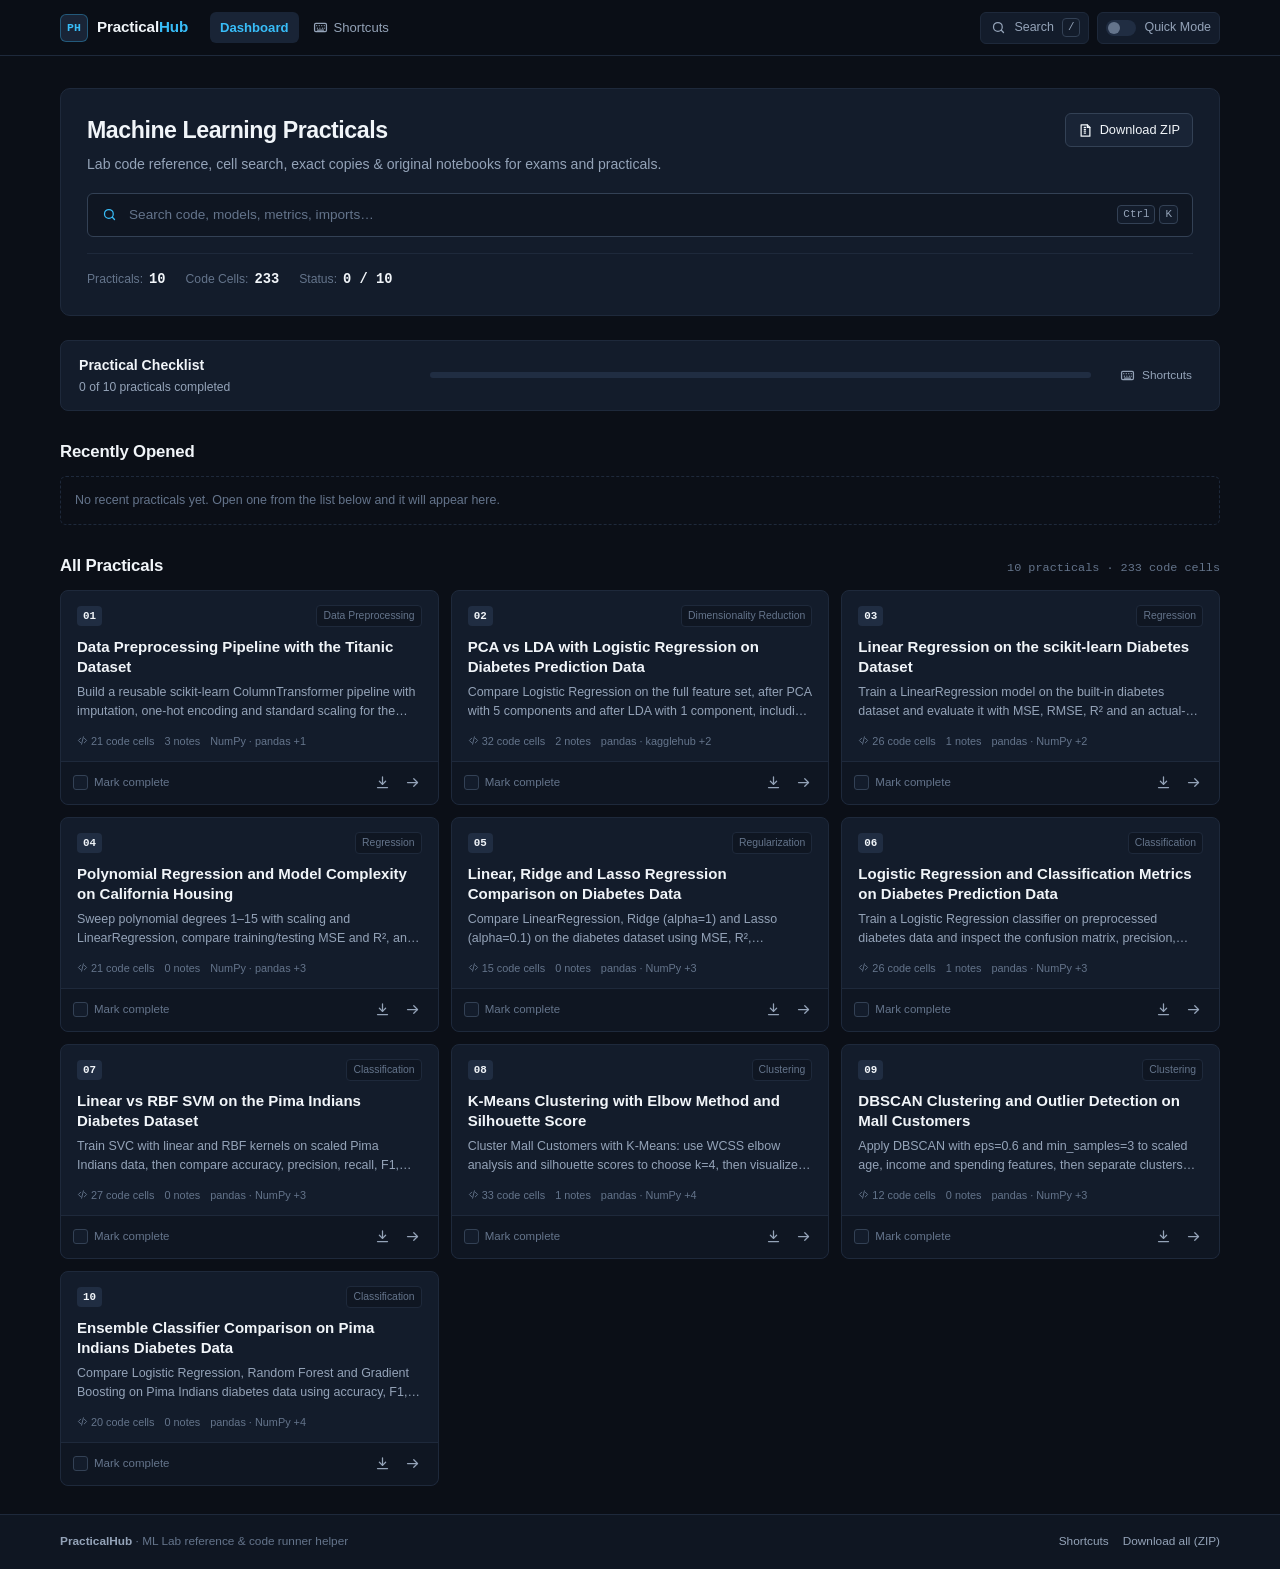
<file: index.html>
<!DOCTYPE html>
<html lang="en">
<head>
  <meta charset="utf-8">
  <meta name="viewport" content="width=device-width, initial-scale=1">
  <title>PracticalHub — Searchable ML practical reference</title>
  <meta name="description" content="Search code, concepts and outputs across 10 machine learning practical notebooks. Copy code instantly and download the original notebooks unchanged.">
  <meta name="theme-color" content="#0d1117">
  <link rel="icon" href="assets/favicon.svg" type="image/svg+xml">
  <link rel="stylesheet" href="css/style.css">
  <script>try{if(localStorage.getItem('ph:quick-mode')==='1')document.documentElement.dataset.quick='1';}catch(e){}</script>
</head>
<body>
  <a class="skip-link" href="#main">Skip to content</a>

  <svg aria-hidden="true" class="svg-sprite">
    <symbol id="i-search" viewBox="0 0 24 24"><circle cx="11" cy="11" r="7"></circle><path d="m20 20-3.5-3.5"></path></symbol>
    <symbol id="i-download" viewBox="0 0 24 24"><path d="M12 3v12"></path><path d="m7 10 5 5 5-5"></path><path d="M4 20h16"></path></symbol>
    <symbol id="i-check" viewBox="0 0 24 24"><path d="m4.5 12.5 5 5 10-11"></path></symbol>
    <symbol id="i-arrow-right" viewBox="0 0 24 24"><path d="M4 12h16"></path><path d="m14 6 6 6-6 6"></path></symbol>
    <symbol id="i-arrow-left" viewBox="0 0 24 24"><path d="M20 12H4"></path><path d="m10 6-6 6 6 6"></path></symbol>
    <symbol id="i-copy" viewBox="0 0 24 24"><rect x="8" y="8" width="12" height="12" rx="2"></rect><path d="M16 8V6a2 2 0 0 0-2-2H6a2 2 0 0 0-2 2v8a2 2 0 0 0 2 2h2"></path></symbol>
    <symbol id="i-print" viewBox="0 0 24 24"><path d="M7 8V3h10v5"></path><path d="M7 17H5a2 2 0 0 1-2-2v-5a2 2 0 0 1 2-2h14a2 2 0 0 1 2 2v5a2 2 0 0 1-2 2h-2"></path><path d="M7 14h10v7H7z"></path></symbol>
    <symbol id="i-menu" viewBox="0 0 24 24"><path d="M4 7h16"></path><path d="M4 12h16"></path><path d="M4 17h16"></path></symbol>
    <symbol id="i-close" viewBox="0 0 24 24"><path d="m6 6 12 12"></path><path d="m18 6-12 12"></path></symbol>
    <symbol id="i-book" viewBox="0 0 24 24"><path d="M4 5.5A2.5 2.5 0 0 1 6.5 3H20v16H6.5A2.5 2.5 0 0 0 4 21.5z"></path><path d="M4 5.5v16"></path></symbol>
    <symbol id="i-code" viewBox="0 0 24 24"><path d="m8 7-5 5 5 5"></path><path d="m16 7 5 5-5 5"></path><path d="m14 4-4 16"></path></symbol>
    <symbol id="i-keyboard" viewBox="0 0 24 24"><rect x="2.5" y="5.5" width="19" height="13" rx="2"></rect><path d="M6 9h.01M10 9h.01M14 9h.01M18 9h.01M7 13h.01M11 13h.01M15 13h.01M18 13h.01M7 16h10"></path></symbol>
    <symbol id="i-zip" viewBox="0 0 24 24"><path d="M5 3h10l4 4v14H5z"></path><path d="M15 3v4h4"></path><path d="M10 7h2M10 10h2M10 13h2M10 16h2"></path></symbol>
    <symbol id="i-link" viewBox="0 0 24 24"><path d="M10 13a5 5 0 0 0 7.5.5l2-2a5 5 0 0 0-7-7l-1.2 1.2"></path><path d="M14 11a5 5 0 0 0-7.5-.5l-2 2a5 5 0 0 0 7 7l1.2-1.2"></path></symbol>
    <symbol id="i-spark" viewBox="0 0 24 24"><path d="m12 3 2.2 6.1L20 12l-5.8 2.9L12 21l-2.2-6.1L4 12l5.8-2.9z"></path></symbol>
  </svg>

  <header class="site-header">
    <div class="header-inner">
      <a class="brand" href="index.html" aria-label="PracticalHub home">
        <span class="brand-mark" aria-hidden="true">PH</span>
        <span class="brand-text">Practical<strong>Hub</strong></span>
      </a>

      <nav class="header-nav" aria-label="Primary navigation">
        <a class="nav-link is-current" href="index.html" aria-current="page">Dashboard</a>
        <button class="nav-link nav-link-button" type="button" data-open-shortcuts>
          <svg class="icon" aria-hidden="true"><use href="#i-keyboard"></use></svg>
          Shortcuts
        </button>
      </nav>

      <div class="header-actions">
        <button class="search-trigger" type="button" data-search-open aria-label="Search all practicals">
          <svg class="icon" aria-hidden="true"><use href="#i-search"></use></svg>
          <span class="search-trigger-text">Search</span>
          <kbd>/</kbd>
        </button>

        <button class="quick-toggle" type="button" data-quick-toggle aria-pressed="false" title="Toggle Quick Mode (Q)">
          <span class="quick-toggle-track" aria-hidden="true"><span class="quick-toggle-thumb"></span></span>
          <span class="quick-toggle-label">Quick Mode</span>
        </button>
      </div>
    </div>
  </header>

  <main id="main">
    <section class="hero" aria-labelledby="hero-title">
      <div class="hero-content">
        <div class="hero-top-row">
          <div>
            <h1 id="hero-title">Machine Learning Practicals</h1>
            <p class="hero-sub">Lab code reference, cell search, exact copies &amp; original notebooks for exams and practicals.</p>
          </div>
          <div class="hero-actions">
            <button class="btn btn-secondary" type="button" data-download-all>
              <svg class="icon" aria-hidden="true"><use href="#i-zip"></use></svg>
              <span>Download ZIP</span>
            </button>
          </div>
        </div>

        <div class="hero-search-row">
          <button class="hero-search" type="button" data-search-open>
            <svg class="icon" aria-hidden="true"><use href="#i-search"></use></svg>
            <span class="hero-search-text">Search code, models, metrics, imports…</span>
            <span class="hero-search-keys"><kbd>Ctrl</kbd><kbd>K</kbd></span>
          </button>
        </div>

        <div class="hero-stats" aria-label="Portal statistics">
          <div class="stat">
            <span class="stat-label">Practicals:</span>
            <strong id="stat-practicals">10</strong>
          </div>
          <div class="stat">
            <span class="stat-label">Code Cells:</span>
            <strong id="stat-code-cells">—</strong>
          </div>
          <div class="stat">
            <span class="stat-label">Status:</span>
            <strong id="stat-completed">0 / 10</strong>
          </div>
        </div>
      </div>
    </section>

    <section class="dashboard-section progress-section" aria-labelledby="progress-heading">
      <div class="progress-card">
        <div class="progress-copy">
          <h2 id="progress-heading">Practical Checklist</h2>
          <p id="progress-label">0 of 10 practicals completed</p>
        </div>
        <div class="progress-track-wrap">
          <div class="progress-track" role="progressbar" aria-labelledby="progress-heading" aria-valuemin="0" aria-valuemax="10" aria-valuenow="0" id="progress-track">
            <div class="progress-fill" id="progress-fill"></div>
          </div>
        </div>
        <button class="btn btn-ghost btn-sm" type="button" data-open-shortcuts>
          <svg class="icon" aria-hidden="true"><use href="#i-keyboard"></use></svg>
          Shortcuts
        </button>
      </div>
    </section>

    <section class="dashboard-section recent-section" id="recent-section" aria-labelledby="recent-heading">
      <div class="section-head">
        <h2 id="recent-heading">Recently Opened</h2>
      </div>
      <div class="recent-list" id="recent-list">
        <p class="empty-inline">No recent practicals yet. Open one from the list below and it will appear here.</p>
      </div>
    </section>

    <section class="dashboard-section" id="practicals" aria-labelledby="practicals-heading">
      <div class="section-head">
        <h2 id="practicals-heading">All Practicals</h2>
        <p class="section-meta" id="practical-count-label">10 practicals</p>
      </div>

      <div class="practical-grid" id="practical-grid" aria-live="polite" aria-busy="true">
        <div class="skeleton-card"></div>
        <div class="skeleton-card"></div>
        <div class="skeleton-card"></div>
        <div class="skeleton-card"></div>
        <div class="skeleton-card"></div>
        <div class="skeleton-card"></div>
      </div>
      <noscript>
        <p class="notice">PracticalHub needs JavaScript enabled to load the practical index and search. The original notebooks are still available in the <a href="notebooks/">notebooks/</a> directory.</p>
      </noscript>
    </section>
  </main>

  <footer class="site-footer">
    <div class="footer-inner">
      <p><strong>PracticalHub</strong> · ML Lab reference &amp; code runner helper</p>
      <div class="footer-actions">
        <button class="footer-link" type="button" data-open-shortcuts>Shortcuts</button>
        <button class="footer-link" type="button" data-download-all>Download all (ZIP)</button>
      </div>
    </div>
  </footer>

  <div class="search-modal" id="search-modal" hidden>
    <div class="search-backdrop" data-search-close></div>
    <div class="search-panel" role="dialog" aria-modal="true" aria-labelledby="search-title">
      <h2 class="sr-only" id="search-title">Search all practicals</h2>
      <div class="search-input-wrap">
        <svg class="icon icon-lg search-input-icon" aria-hidden="true"><use href="#i-search"></use></svg>
        <input class="search-input" id="search-input" type="search" placeholder="Search code, function names, concepts, variables…" autocomplete="off" autocapitalize="off" spellcheck="false" aria-controls="search-results" aria-describedby="search-help">
        <button class="icon-btn search-close" type="button" data-search-close aria-label="Close search">
          <svg class="icon" aria-hidden="true"><use href="#i-close"></use></svg>
        </button>
      </div>
      <div class="search-meta">
        <span id="search-status">Type to search across all practicals</span>
        <span id="search-count"></span>
      </div>
      <div class="search-results" id="search-results" role="listbox" aria-label="Search results"></div>
      <div class="search-footer" id="search-help">
        <span><kbd>↑</kbd><kbd>↓</kbd> navigate</span>
        <span><kbd>Enter</kbd> open</span>
        <span><kbd>Esc</kbd> clear / close</span>
        <span class="search-footer-spacer"></span>
        <span>Fuzzy search · 10 notebooks</span>
      </div>
    </div>
  </div>

  <dialog class="dialog" id="shortcuts-dialog" aria-labelledby="shortcuts-title">
    <div class="dialog-head">
      <div>
        <div class="section-kicker">Reference</div>
        <h2 id="shortcuts-title">Keyboard shortcuts</h2>
      </div>
      <button class="icon-btn" type="button" data-close-shortcuts aria-label="Close shortcuts">
        <svg class="icon" aria-hidden="true"><use href="#i-close"></use></svg>
      </button>
    </div>
    <dl class="shortcut-list">
      <div><dt><kbd>/</kbd> or <kbd>Ctrl</kbd><kbd>K</kbd></dt><dd>Focus global search</dd></div>
      <div><dt><kbd>↑</kbd><kbd>↓</kbd></dt><dd>Move through search results</dd></div>
      <div><dt><kbd>Enter</kbd></dt><dd>Open the selected result</dd></div>
      <div><dt><kbd>Esc</kbd></dt><dd>Clear search, then close the overlay</dd></div>
      <div><dt><kbd>Q</kbd></dt><dd>Toggle Quick Mode</dd></div>
      <div><dt><kbd>Ctrl</kbd><kbd>Shift</kbd><kbd>C</kbd></dt><dd>Copy all code on a practical page</dd></div>
      <div><dt><kbd>Alt</kbd><kbd>←</kbd> / <kbd>Alt</kbd><kbd>→</kbd></dt><dd>Previous / next practical</dd></div>
      <div><dt><kbd>?</kbd></dt><dd>Open this shortcut panel</dd></div>
    </dl>
    <p class="dialog-note">Shortcuts are ignored while typing in a text field, except Ctrl + K and Esc.</p>
  </dialog>

  <div class="toast" id="toast" role="status" aria-live="polite"></div>

  <script src="js/utils.js" defer></script>
  <script src="js/search.js" defer></script>
  <script src="js/app.js" defer></script>
</body>
</html>
</file>
<file: css/style.css>
/* ==========================================================================
   PracticalHub — Clean, High-Utility Practical & Lab Reference UI
   ========================================================================== */

:root {
  color-scheme: dark;

  /* Modern technical dark palette (Slate / Obsidian / Indigo-Sky) */
  --bg: #0b0f17;
  --bg-2: #0f1622;
  --surface: #131c2b;
  --surface-2: #192436;
  --surface-3: #202d42;
  --code-bg: #090d14;
  --border: #1e293b;
  --border-strong: #334155;
  --border-hover: #475569;

  --text: #f1f5f9;
  --text-muted: #94a3b8;
  --text-dim: #64748b;

  /* Primary action & highlight: Crisp Electric Sky/Indigo */
  --accent: #38bdf8;
  --accent-hover: #7dd3fc;
  --accent-ink: #082f49;
  --accent-soft: rgba(56, 189, 248, 0.12);
  --accent-border: rgba(56, 189, 248, 0.35);

  --indigo: #818cf8;
  --indigo-soft: rgba(129, 140, 248, 0.12);

  --green: #22c55e;
  --green-soft: rgba(34, 197, 94, 0.12);
  --green-border: rgba(34, 197, 94, 0.35);

  --amber: #f59e0b;
  --red: #ef4444;

  --radius: 8px;
  --radius-sm: 6px;
  --radius-lg: 10px;

  --mono: ui-monospace, SFMono-Regular, Menlo, Monaco, Consolas, "Liberation Mono", "Courier New", monospace;
  --sans: -apple-system, BlinkMacSystemFont, "Segoe UI", Roboto, "Helvetica Neue", Arial, sans-serif;
  --maxw: 1200px;
  --header-h: 56px;
}

*,
*::before,
*::after {
  box-sizing: border-box;
}

[hidden] {
  display: none !important;
}

html {
  min-width: 320px;
  background: var(--bg);
  scroll-padding-top: calc(var(--header-h) + 16px);
}

body {
  margin: 0;
  min-height: 100vh;
  background: var(--bg);
  color: var(--text);
  font-family: var(--sans);
  font-size: 15px;
  line-height: 1.5;
  -webkit-font-smoothing: antialiased;
  text-rendering: optimizeLegibility;
}

body.search-open,
body.sidebar-open {
  overflow: hidden;
}

::selection {
  background: rgba(56, 189, 248, 0.25);
  color: #fff;
}

a {
  color: var(--accent);
  text-decoration: none;
}

a:hover {
  color: var(--accent-hover);
}

button,
input,
select,
textarea {
  font: inherit;
}

button {
  color: inherit;
}

img {
  max-width: 100%;
}

:focus-visible {
  outline: 2px solid var(--accent);
  outline-offset: 2px;
}

.skip-link {
  position: fixed;
  top: 10px;
  left: 10px;
  z-index: 200;
  padding: 8px 14px;
  border-radius: var(--radius-sm);
  background: var(--accent);
  color: var(--accent-ink);
  font-weight: 600;
  transform: translateY(-160%);
  transition: transform 0.15s ease;
}

.skip-link:focus {
  transform: translateY(0);
}

.sr-only {
  position: absolute !important;
  width: 1px !important;
  height: 1px !important;
  padding: 0 !important;
  margin: -1px !important;
  overflow: hidden !important;
  clip: rect(0, 0, 0, 0) !important;
  white-space: nowrap !important;
  border: 0 !important;
}

.svg-sprite {
  position: absolute;
  width: 0;
  height: 0;
  overflow: hidden;
}

.icon {
  width: 15px;
  height: 15px;
  flex: none;
  fill: none;
  stroke: currentColor;
  stroke-width: 2;
  stroke-linecap: round;
  stroke-linejoin: round;
  vertical-align: -2px;
}

.icon-lg {
  width: 18px;
  height: 18px;
}

.icon-tick {
  width: 14px;
  height: 14px;
  color: var(--green);
}

kbd {
  display: inline-flex;
  align-items: center;
  justify-content: center;
  min-width: 18px;
  padding: 2px 5px;
  border: 1px solid var(--border-strong);
  border-radius: 4px;
  background: var(--surface);
  color: var(--text-muted);
  font-family: var(--mono);
  font-size: 0.68rem;
  line-height: 1.2;
}

code {
  font-family: var(--mono);
}

/* ------------------------------------------------------------------ header */

.site-header {
  position: sticky;
  top: 0;
  z-index: 50;
  height: var(--header-h);
  border-bottom: 1px solid var(--border);
  background: rgba(11, 15, 23, 0.95);
  backdrop-filter: blur(10px);
  -webkit-backdrop-filter: blur(10px);
}

.header-inner {
  display: flex;
  align-items: center;
  gap: 16px;
  width: 100%;
  max-width: var(--maxw);
  height: 100%;
  margin: 0 auto;
  padding: 0 20px;
}

.brand {
  display: inline-flex;
  align-items: center;
  gap: 9px;
  flex: none;
  color: var(--text);
}

.brand:hover {
  color: var(--text);
}

.brand-mark {
  display: grid;
  place-items: center;
  width: 28px;
  height: 28px;
  border: 1px solid var(--accent-border);
  border-radius: 6px;
  background: var(--surface-2);
  color: var(--accent);
  font-family: var(--mono);
  font-size: 0.72rem;
  font-weight: 700;
}

.brand-text {
  font-size: 0.95rem;
  font-weight: 600;
  letter-spacing: -0.01em;
}

.brand-text strong {
  color: var(--accent);
  font-weight: 700;
}

.header-nav {
  display: flex;
  align-items: center;
  gap: 4px;
  margin-left: 6px;
}

.nav-link {
  display: inline-flex;
  align-items: center;
  gap: 6px;
  padding: 6px 10px;
  border-radius: var(--radius-sm);
  color: var(--text-muted);
  font-size: 0.82rem;
  font-weight: 500;
}

.nav-link:hover {
  background: var(--surface);
  color: var(--text);
}

.nav-link.is-current {
  background: var(--surface-2);
  color: var(--accent);
  font-weight: 600;
}

.nav-link-button {
  border: 0;
  background: transparent;
  cursor: pointer;
}

.header-actions {
  display: flex;
  align-items: center;
  gap: 8px;
  margin-left: auto;
}

.search-trigger {
  display: inline-flex;
  align-items: center;
  gap: 8px;
  height: 32px;
  padding: 0 8px 0 10px;
  border: 1px solid var(--border);
  border-radius: var(--radius-sm);
  background: var(--surface);
  color: var(--text-muted);
  font-size: 0.78rem;
  cursor: pointer;
  transition: border-color 0.15s ease, background 0.15s ease;
}

.search-trigger:hover {
  border-color: var(--border-strong);
  background: var(--surface-2);
  color: var(--text);
}

.quick-toggle {
  display: inline-flex;
  align-items: center;
  gap: 8px;
  height: 32px;
  padding: 0 8px;
  border: 1px solid var(--border);
  border-radius: var(--radius-sm);
  background: var(--surface);
  color: var(--text-muted);
  font-size: 0.78rem;
  font-weight: 500;
  cursor: pointer;
  transition: border-color 0.15s ease, background 0.15s ease;
}

.quick-toggle:hover {
  border-color: var(--border-strong);
  color: var(--text);
}

.quick-toggle-track {
  position: relative;
  width: 30px;
  height: 16px;
  border-radius: 999px;
  background: var(--surface-3);
  transition: background 0.15s ease;
}

.quick-toggle-thumb {
  position: absolute;
  top: 2px;
  left: 2px;
  width: 12px;
  height: 12px;
  border-radius: 50%;
  background: var(--text-dim);
  transition: transform 0.15s ease, background 0.15s ease;
}

html[data-quick="1"] .quick-toggle {
  border-color: var(--accent-border);
  background: var(--accent-soft);
  color: var(--accent);
}

html[data-quick="1"] .quick-toggle-track {
  background: var(--accent);
}

html[data-quick="1"] .quick-toggle-thumb {
  background: var(--accent-ink);
  transform: translateX(14px);
}

.menu-toggle {
  display: none;
}

/* -------------------------------------------------------------------- buttons */

.btn {
  display: inline-flex;
  align-items: center;
  justify-content: center;
  gap: 7px;
  min-height: 34px;
  padding: 6px 12px;
  border: 1px solid var(--border);
  border-radius: var(--radius-sm);
  background: var(--surface);
  color: var(--text);
  font-size: 0.8rem;
  font-weight: 500;
  line-height: 1.2;
  cursor: pointer;
  transition: background 0.14s ease, border-color 0.14s ease, color 0.14s ease;
}

.btn:hover {
  border-color: var(--border-strong);
  background: var(--surface-2);
  color: var(--text);
}

.btn:active {
  transform: translateY(1px);
}

.btn:disabled {
  opacity: 0.55;
  cursor: wait;
}

.btn-primary {
  border-color: var(--accent-border);
  background: var(--accent-soft);
  color: var(--accent);
  font-weight: 600;
}

.btn-primary:hover {
  border-color: var(--accent);
  background: var(--accent);
  color: var(--accent-ink);
}

.btn-primary:hover kbd {
  background: rgba(8, 47, 73, 0.2);
  color: var(--accent-ink);
  border-color: rgba(8, 47, 73, 0.3);
}

.btn-secondary {
  border-color: var(--border-strong);
  background: var(--surface-2);
  color: var(--text);
}

.btn-secondary:hover {
  border-color: var(--border-hover);
  background: var(--surface-3);
}

.btn-sm {
  min-height: 28px;
  padding: 4px 8px;
  font-size: 0.74rem;
}

.btn-xs {
  min-height: 24px;
  padding: 2px 7px;
  border-radius: 4px;
  font-size: 0.7rem;
}

.btn-xs .icon {
  width: 12px;
  height: 12px;
}

.btn-ghost {
  border-color: transparent;
  background: transparent;
  color: var(--text-muted);
}

.btn-ghost:hover {
  border-color: var(--border);
  background: var(--surface);
  color: var(--text);
}

.btn-spinner {
  width: 13px;
  height: 13px;
  border: 2px solid currentColor;
  border-right-color: transparent;
  border-radius: 50%;
  animation: spin 0.8s linear infinite;
}

@keyframes spin {
  to { transform: rotate(360deg); }
}

.icon-btn {
  display: inline-grid;
  place-items: center;
  width: 30px;
  height: 30px;
  flex: none;
  padding: 0;
  border: 1px solid var(--border);
  border-radius: var(--radius-sm);
  background: var(--surface);
  color: var(--text-muted);
  cursor: pointer;
  transition: background 0.14s ease, border-color 0.14s ease, color 0.14s ease;
}

.icon-btn:hover {
  border-color: var(--border-strong);
  background: var(--surface-2);
  color: var(--text);
}

/* -------------------------------------------------------------------- hero */

.hero {
  max-width: var(--maxw);
  margin: 0 auto;
  padding: 32px 20px 24px;
}

.hero-content {
  border: 1px solid var(--border);
  border-radius: var(--radius-lg);
  background: var(--surface);
  padding: 24px 26px;
}

.hero-top-row {
  display: flex;
  align-items: flex-start;
  justify-content: space-between;
  gap: 20px;
}

.hero h1 {
  margin: 0 0 6px;
  font-size: 1.45rem;
  font-weight: 700;
  letter-spacing: -0.02em;
}

.hero-sub {
  max-width: 650px;
  margin: 0;
  color: var(--text-muted);
  font-size: 0.88rem;
  line-height: 1.5;
}

.hero-search-row {
  margin-top: 18px;
}

.hero-search {
  display: flex;
  align-items: center;
  gap: 12px;
  width: 100%;
  min-height: 44px;
  padding: 0 14px;
  border: 1px solid var(--border-strong);
  border-radius: var(--radius-sm);
  background: var(--bg-2);
  color: var(--text-dim);
  text-align: left;
  cursor: pointer;
  transition: border-color 0.15s ease, background 0.15s ease;
}

.hero-search:hover {
  border-color: var(--accent-border);
  background: var(--surface-2);
  color: var(--text-muted);
}

.hero-search .icon {
  color: var(--accent);
}

.hero-search-text {
  flex: 1 1 auto;
  min-width: 0;
  overflow: hidden;
  font-size: 0.85rem;
  text-overflow: ellipsis;
  white-space: nowrap;
}

.hero-search-keys {
  display: flex;
  gap: 4px;
  flex: none;
}

.hero-stats {
  display: flex;
  flex-wrap: wrap;
  gap: 20px;
  margin-top: 16px;
  padding-top: 16px;
  border-top: 1px solid var(--border);
}

.stat {
  display: flex;
  align-items: baseline;
  gap: 6px;
  color: var(--text-dim);
  font-size: 0.76rem;
}

.stat-label {
  color: var(--text-dim);
}

.stat strong {
  color: var(--text);
  font-family: var(--mono);
  font-size: 0.86rem;
}

/* --------------------------------------------------------------- dashboard */

.dashboard-section {
  max-width: var(--maxw);
  margin: 0 auto;
  padding: 0 20px 28px;
}

.section-head {
  display: flex;
  align-items: baseline;
  justify-content: space-between;
  gap: 16px;
  margin-bottom: 12px;
}

.section-head h2 {
  margin: 0;
  color: var(--text);
  font-size: 1.05rem;
  font-weight: 600;
  letter-spacing: -0.01em;
}

.section-meta {
  margin: 0;
  color: var(--text-dim);
  font-family: var(--mono);
  font-size: 0.74rem;
}

.progress-section {
  padding-top: 0;
}

.progress-card {
  display: grid;
  grid-template-columns: minmax(180px, 1fr) minmax(200px, 2fr) auto;
  align-items: center;
  gap: 20px;
  padding: 14px 18px;
  border: 1px solid var(--border);
  border-radius: var(--radius);
  background: var(--surface);
}

.progress-copy h2 {
  margin: 0;
  font-size: 0.88rem;
  font-weight: 600;
}

.progress-copy p {
  margin: 2px 0 0;
  color: var(--text-muted);
  font-size: 0.76rem;
}

.progress-track-wrap {
  min-width: 0;
}

.progress-track {
  height: 6px;
  overflow: hidden;
  border-radius: 999px;
  background: var(--surface-3);
}

.progress-fill {
  width: 0;
  height: 100%;
  border-radius: inherit;
  background: var(--accent);
  transition: width 0.3s ease;
}

.recent-list {
  display: grid;
  grid-template-columns: repeat(auto-fit, minmax(230px, 1fr));
  gap: 10px;
}

.recent-card {
  display: flex;
  align-items: center;
  gap: 10px;
  min-width: 0;
  padding: 10px 12px;
  border: 1px solid var(--border);
  border-radius: var(--radius-sm);
  background: var(--surface);
  color: var(--text);
  transition: border-color 0.14s ease, background 0.14s ease;
}

.recent-card:hover {
  border-color: var(--border-strong);
  background: var(--surface-2);
  color: var(--text);
}

.recent-number {
  display: grid;
  place-items: center;
  width: 24px;
  height: 24px;
  flex: none;
  border-radius: 4px;
  background: var(--surface-3);
  color: var(--accent);
  font-family: var(--mono);
  font-size: 0.68rem;
  font-weight: 700;
}

.recent-copy {
  display: flex;
  flex-direction: column;
  min-width: 0;
  flex: 1;
}

.recent-copy strong {
  overflow: hidden;
  font-size: 0.78rem;
  font-weight: 600;
  text-overflow: ellipsis;
  white-space: nowrap;
}

.recent-copy small {
  overflow: hidden;
  color: var(--text-dim);
  font-size: 0.68rem;
  text-overflow: ellipsis;
  white-space: nowrap;
}

.recent-card > .icon {
  color: var(--text-dim);
}

.empty-inline {
  grid-column: 1 / -1;
  margin: 0;
  padding: 14px;
  border: 1px dashed var(--border);
  border-radius: var(--radius-sm);
  color: var(--text-dim);
  font-size: 0.78rem;
}

/* ------------------------------------------------------------- practical grid */

.practical-grid {
  display: grid;
  grid-template-columns: repeat(auto-fill, minmax(min(100%, 330px), 1fr));
  gap: 12px;
}

.practical-card {
  display: flex;
  flex-direction: column;
  border: 1px solid var(--border);
  border-radius: var(--radius);
  background: var(--surface);
  transition: border-color 0.14s ease, background 0.14s ease;
}

.practical-card:hover {
  border-color: var(--border-hover);
  background: var(--surface-2);
}

.practical-card.is-completed {
  border-color: var(--green-border);
}

.card-body {
  display: flex;
  flex: 1;
  flex-direction: column;
  padding: 14px 16px 12px;
  color: inherit;
}

.card-body:hover {
  color: inherit;
}

.card-top {
  display: flex;
  align-items: center;
  justify-content: space-between;
  gap: 8px;
}

.practical-number {
  display: inline-flex;
  align-items: center;
  padding: 2px 6px;
  border-radius: 4px;
  background: var(--surface-3);
  color: var(--text);
  font-family: var(--mono);
  font-size: 0.68rem;
  font-weight: 700;
}

.is-completed .practical-number {
  background: var(--green-soft);
  color: var(--green);
}

.topic-badge {
  display: inline-flex;
  align-items: center;
  max-width: 70%;
  padding: 2px 6px;
  overflow: hidden;
  border: 1px solid var(--border);
  border-radius: 4px;
  background: var(--bg-2);
  color: var(--text-dim);
  font-size: 0.65rem;
  font-weight: 500;
  text-overflow: ellipsis;
  white-space: nowrap;
}

.card-title {
  margin: 10px 0 6px;
  color: var(--text);
  font-size: 0.94rem;
  font-weight: 600;
  line-height: 1.35;
}

.card-description {
  display: -webkit-box;
  margin: 0;
  overflow: hidden;
  color: var(--text-muted);
  font-size: 0.78rem;
  line-height: 1.5;
  -webkit-box-orient: vertical;
  -webkit-line-clamp: 2;
}

.card-meta {
  display: flex;
  flex-wrap: wrap;
  align-items: center;
  gap: 4px 10px;
  margin-top: auto;
  padding-top: 12px;
  color: var(--text-dim);
  font-size: 0.68rem;
}

.card-meta span {
  display: inline-flex;
  align-items: center;
  gap: 3px;
}

.card-meta .icon {
  width: 11px;
  height: 11px;
}

.card-meta-libs {
  max-width: 100%;
  overflow: hidden;
  text-overflow: ellipsis;
  white-space: nowrap;
}

.card-footer {
  display: flex;
  align-items: center;
  justify-content: space-between;
  gap: 8px;
  padding: 8px 12px;
  border-top: 1px solid var(--border);
  background: var(--bg-2);
  border-bottom-left-radius: inherit;
  border-bottom-right-radius: inherit;
}

.complete-toggle {
  position: relative;
  display: inline-flex;
  align-items: center;
  gap: 6px;
  color: var(--text-dim);
  font-size: 0.72rem;
  cursor: pointer;
  user-select: none;
}

.complete-toggle input {
  position: absolute;
  width: 1px;
  height: 1px;
  opacity: 0;
}

.checkbox-ui {
  display: grid;
  place-items: center;
  width: 15px;
  height: 15px;
  flex: none;
  border: 1px solid var(--border-strong);
  border-radius: 3px;
  background: var(--surface);
  color: transparent;
  transition: background 0.14s ease, border-color 0.14s ease, color 0.14s ease;
}

.checkbox-ui .icon {
  width: 10px;
  height: 10px;
  stroke-width: 3;
}

.complete-toggle input:checked + .checkbox-ui {
  border-color: var(--green);
  background: var(--green);
  color: #052e16;
}

.complete-toggle input:focus-visible + .checkbox-ui {
  outline: 2px solid var(--accent);
  outline-offset: 1px;
}

.complete-toggle:hover {
  color: var(--text);
}

.practical-card.is-completed .complete-label {
  color: var(--green);
  font-weight: 500;
}

.card-actions {
  display: flex;
  gap: 4px;
}

.card-actions .icon-btn {
  width: 26px;
  height: 26px;
  border: 0;
  background: transparent;
}

.card-actions .icon-btn:hover {
  background: var(--surface-3);
  color: var(--text);
}

.skeleton-card {
  height: 180px;
  border: 1px solid var(--border);
  border-radius: var(--radius);
  background: var(--surface);
}

.notice {
  padding: 12px;
  border: 1px solid var(--border);
  border-radius: var(--radius-sm);
  color: var(--text-muted);
}

.load-error {
  grid-column: 1 / -1;
  padding: 20px;
  border: 1px solid var(--red);
  border-radius: var(--radius);
  background: rgba(239, 68, 68, 0.08);
}

.load-error h1,
.load-error h3 {
  margin: 0 0 6px;
  font-size: 1.1rem;
}

.load-error p {
  margin: 0 0 10px;
  color: var(--text-muted);
  font-size: 0.84rem;
}

/* ------------------------------------------------------------------ footer */

.site-footer {
  border-top: 1px solid var(--border);
  background: var(--bg-2);
}

.footer-inner {
  display: flex;
  align-items: center;
  justify-content: space-between;
  gap: 16px;
  max-width: var(--maxw);
  margin: 0 auto;
  padding: 18px 20px;
}

.footer-inner p {
  margin: 0;
  color: var(--text-dim);
  font-size: 0.74rem;
}

.footer-inner strong {
  color: var(--text-muted);
}

.footer-actions {
  display: flex;
  gap: 14px;
}

.footer-link {
  padding: 0;
  border: 0;
  background: transparent;
  color: var(--text-muted);
  font-size: 0.74rem;
  cursor: pointer;
}

.footer-link:hover {
  color: var(--text);
  text-decoration: underline;
}

/* ------------------------------------------------------------------ search */

.search-modal {
  position: fixed;
  inset: 0;
  z-index: 100;
  display: flex;
  align-items: flex-start;
  justify-content: center;
  padding: max(6vh, 40px) 16px 20px;
}

.search-backdrop {
  position: absolute;
  inset: 0;
  background: rgba(0, 0, 0, 0.75);
}

.search-panel {
  position: relative;
  z-index: 1;
  display: flex;
  flex-direction: column;
  width: min(720px, 100%);
  max-height: min(80vh, 700px);
  overflow: hidden;
  border: 1px solid var(--border-strong);
  border-radius: var(--radius-lg);
  background: var(--surface);
  box-shadow: 0 16px 40px rgba(0, 0, 0, 0.6);
}

.search-input-wrap {
  display: flex;
  align-items: center;
  gap: 10px;
  padding: 12px 14px;
  border-bottom: 1px solid var(--border);
}

.search-input-icon {
  color: var(--accent);
}

.search-input {
  flex: 1;
  min-width: 0;
  padding: 0;
  border: 0;
  outline: 0;
  background: transparent;
  color: var(--text);
  font-size: 0.95rem;
}

.search-input::placeholder {
  color: var(--text-dim);
}

.search-meta {
  display: flex;
  align-items: center;
  justify-content: space-between;
  gap: 10px;
  padding: 6px 14px;
  border-bottom: 1px solid var(--border);
  color: var(--text-dim);
  font-size: 0.68rem;
}

#search-count {
  font-family: var(--mono);
}

.search-results {
  flex: 1;
  overflow: auto;
  padding: 6px;
}

.search-result {
  display: block;
  padding: 9px 10px;
  border: 1px solid transparent;
  border-radius: var(--radius-sm);
  color: var(--text);
  cursor: pointer;
}

.search-result:hover,
.search-result.is-active {
  border-color: var(--border);
  background: var(--surface-2);
}

.search-result.is-active {
  border-color: var(--accent-border);
}

.search-result-top {
  display: flex;
  align-items: baseline;
  justify-content: space-between;
  gap: 10px;
}

.search-result-practical {
  min-width: 0;
  overflow: hidden;
  color: var(--text-muted);
  font-size: 0.72rem;
  font-weight: 600;
  text-overflow: ellipsis;
  white-space: nowrap;
}

.search-result-title {
  color: var(--text);
}

.search-result-cell {
  flex: none;
  padding: 1px 5px;
  border-radius: 3px;
  background: var(--surface-3);
  color: var(--text-dim);
  font-family: var(--mono);
  font-size: 0.62rem;
}

.search-result-snippet {
  display: -webkit-box;
  margin-top: 4px;
  overflow: hidden;
  color: var(--text-muted);
  font-family: var(--mono);
  font-size: 0.7rem;
  line-height: 1.4;
  overflow-wrap: anywhere;
  white-space: pre-wrap;
  -webkit-box-orient: vertical;
  -webkit-line-clamp: 2;
}

mark {
  padding: 0 2px;
  border-radius: 2px;
  background: rgba(56, 189, 248, 0.25);
  color: #fff;
}

.search-footer {
  display: flex;
  flex-wrap: wrap;
  align-items: center;
  gap: 6px 12px;
  padding: 8px 14px;
  border-top: 1px solid var(--border);
  color: var(--text-dim);
  font-size: 0.66rem;
}

.search-footer span {
  display: inline-flex;
  align-items: center;
  gap: 4px;
}

.search-footer-spacer {
  flex: 1;
}

.search-group {
  padding: 6px 6px 10px;
}

.search-group + .search-group {
  border-top: 1px solid var(--border);
}

.search-group-title {
  margin: 0 0 6px;
  padding: 0 4px;
  color: var(--text-dim);
  font-size: 0.65rem;
  font-weight: 700;
  text-transform: uppercase;
  letter-spacing: 0.05em;
}

.search-recent-list {
  display: flex;
  flex-direction: column;
  gap: 2px;
}

.search-jump-row {
  display: flex;
  align-items: center;
  gap: 8px;
  padding: 6px 8px;
  border-radius: var(--radius-sm);
  color: var(--text);
}

.search-jump-row:hover {
  background: var(--surface-2);
}

.search-jump-num {
  color: var(--accent);
  font-family: var(--mono);
  font-size: 0.68rem;
  font-weight: 700;
}

.search-jump-copy {
  display: flex;
  flex: 1;
  flex-direction: column;
  min-width: 0;
}

.search-jump-copy strong {
  overflow: hidden;
  font-size: 0.76rem;
  text-overflow: ellipsis;
  white-space: nowrap;
}

.search-jump-copy small {
  color: var(--text-dim);
  font-size: 0.65rem;
}

.search-jump-row > .icon {
  color: var(--text-dim);
}

.search-jump-grid {
  display: grid;
  grid-template-columns: repeat(2, minmax(0, 1fr));
  gap: 4px;
}

.search-jump {
  display: flex;
  align-items: center;
  gap: 7px;
  min-width: 0;
  padding: 6px 8px;
  border-radius: var(--radius-sm);
  color: var(--text-muted);
  font-size: 0.74rem;
}

.search-jump:hover {
  background: var(--surface-2);
  color: var(--text);
}

.search-jump > span:nth-child(2) {
  overflow: hidden;
  text-overflow: ellipsis;
  white-space: nowrap;
}

.search-suggestions {
  display: flex;
  flex-wrap: wrap;
  gap: 6px;
  padding: 2px 4px;
}

.chip {
  display: inline-flex;
  align-items: center;
  padding: 3px 7px;
  border: 1px solid var(--border);
  border-radius: var(--radius-sm);
  background: var(--surface-2);
  color: var(--text-muted);
  font-family: var(--mono);
  font-size: 0.68rem;
}

button.chip {
  cursor: pointer;
  transition: border-color 0.14s ease, background 0.14s ease, color 0.14s ease;
}

button.chip:hover {
  border-color: var(--accent-border);
  color: var(--accent);
}

.chip-static {
  font-family: var(--sans);
  font-size: 0.7rem;
}

.search-empty {
  padding: 20px 14px;
}

.search-empty-title {
  margin-bottom: 6px;
  color: var(--text);
  font-size: 0.9rem;
  font-weight: 600;
}

.search-empty p {
  margin: 0 0 10px;
  color: var(--text-muted);
  font-size: 0.78rem;
}

.search-skeleton {
  height: 48px;
  margin: 4px;
  border-radius: var(--radius-sm);
  background: var(--surface-2);
}

/* ------------------------------------------------------------------ dialog */

.dialog {
  width: min(520px, calc(100vw - 32px));
  max-height: calc(100vh - 48px);
  padding: 0;
  overflow: auto;
  border: 1px solid var(--border-strong);
  border-radius: var(--radius-lg);
  background: var(--surface);
  box-shadow: 0 20px 50px rgba(0, 0, 0, 0.7);
  color: var(--text);
}

.dialog::backdrop {
  background: rgba(0, 0, 0, 0.7);
}

.dialog-head {
  display: flex;
  align-items: center;
  justify-content: space-between;
  gap: 16px;
  padding: 14px 18px;
  border-bottom: 1px solid var(--border);
}

.dialog-head h2 {
  margin: 0;
  font-size: 1.05rem;
}

.shortcut-list {
  margin: 0;
  padding: 4px 18px 10px;
}

.shortcut-list > div {
  display: flex;
  align-items: center;
  justify-content: space-between;
  gap: 16px;
  padding: 8px 0;
  border-bottom: 1px solid var(--border);
}

.shortcut-list > div:last-child {
  border-bottom: 0;
}

.shortcut-list dt {
  display: flex;
  align-items: center;
  gap: 4px;
  color: var(--text-muted);
  font-size: 0.72rem;
}

.shortcut-list dd {
  margin: 0;
  color: var(--text-muted);
  font-size: 0.74rem;
  text-align: right;
}

.dialog-note {
  margin: 0;
  padding: 10px 18px 14px;
  color: var(--text-dim);
  font-size: 0.7rem;
}

/* ------------------------------------------------------------------- toast */

.toast {
  position: fixed;
  right: 20px;
  bottom: 20px;
  z-index: 120;
  max-width: min(360px, calc(100vw - 32px));
  padding: 9px 13px;
  border: 1px solid var(--border-strong);
  border-left: 3px solid var(--accent);
  border-radius: var(--radius-sm);
  background: var(--surface-2);
  box-shadow: 0 10px 30px rgba(0, 0, 0, 0.5);
  color: var(--text);
  font-size: 0.78rem;
  font-weight: 500;
  opacity: 0;
  pointer-events: none;
  transform: translateY(10px);
  transition: opacity 0.14s ease, transform 0.14s ease;
}

.toast.is-visible {
  opacity: 1;
  transform: translateY(0);
}

.toast--error {
  border-left-color: var(--red);
}

.toast--info {
  border-left-color: var(--indigo);
}

/* ------------------------------------------------------------------ layout */

.page-shell {
  display: grid;
  grid-template-columns: 240px minmax(0, 1fr);
  align-items: start;
  gap: 24px;
  max-width: var(--maxw);
  margin: 0 auto;
  padding: 22px 20px 60px;
}

.sidebar {
  position: sticky;
  top: calc(var(--header-h) + 16px);
  max-height: calc(100vh - var(--header-h) - 32px);
  overflow: auto;
  scrollbar-width: thin;
}

.sidebar-inner {
  padding: 10px;
  border: 1px solid var(--border);
  border-radius: var(--radius);
  background: var(--surface);
}

.sidebar-head,
.sidebar-heading {
  display: flex;
  align-items: center;
  justify-content: space-between;
  gap: 8px;
  padding: 2px 4px 6px;
  color: var(--text-dim);
  font-size: 0.65rem;
  font-weight: 700;
  letter-spacing: 0.05em;
  text-transform: uppercase;
}

.sidebar-close {
  display: none;
  width: 24px;
  height: 24px;
}

.practical-nav {
  display: flex;
  flex-direction: column;
  gap: 1px;
}

.practical-nav a {
  display: flex;
  align-items: center;
  gap: 8px;
  min-width: 0;
  padding: 5px 6px;
  border-radius: var(--radius-sm);
  color: var(--text-muted);
  font-size: 0.74rem;
}

.practical-nav a:hover {
  background: var(--surface-2);
  color: var(--text);
}

.practical-nav a.is-current {
  background: var(--surface-3);
  color: var(--accent);
  font-weight: 600;
}

.nav-num {
  width: 18px;
  flex: none;
  color: var(--text-dim);
  font-family: var(--mono);
  font-size: 0.65rem;
}

.practical-nav a.is-current .nav-num {
  color: var(--accent);
}

.nav-title {
  flex: 1;
  min-width: 0;
  overflow: hidden;
  text-overflow: ellipsis;
  white-space: nowrap;
}

.nav-check {
  width: 12px;
  height: 12px;
  flex: none;
  color: var(--green);
}

.sidebar-divider {
  height: 1px;
  margin: 8px 0;
  background: var(--border);
}

.sidebar-section {
  padding: 0;
}

.toc {
  display: flex;
  flex-direction: column;
  max-height: 35vh;
  overflow: auto;
  padding-right: 2px;
}

.toc-link {
  display: block;
  flex: none;
  overflow: hidden;
  padding: 4px 6px;
  border-left: 2px solid transparent;
  color: var(--text-dim);
  font-size: 0.71rem;
  line-height: 1.35;
  text-overflow: ellipsis;
  white-space: nowrap;
}

.toc-link:hover {
  color: var(--text-muted);
}

.toc-link.is-active {
  border-left-color: var(--accent);
  background: var(--surface-2);
  color: var(--accent);
}

.toc-level-2 {
  padding-left: 14px;
  font-size: 0.68rem;
}

.toc-level-3 {
  padding-left: 22px;
  font-size: 0.66rem;
}

.sidebar-actions {
  display: flex;
  flex-direction: column;
  gap: 1px;
}

.sidebar-link {
  display: flex;
  align-items: center;
  gap: 7px;
  padding: 5px 6px;
  border: 0;
  border-radius: var(--radius-sm);
  background: transparent;
  color: var(--text-dim);
  font-size: 0.72rem;
  text-align: left;
  cursor: pointer;
}

.sidebar-link:hover {
  background: var(--surface-2);
  color: var(--text);
}

.sidebar-scrim {
  display: none;
}

/* -------------------------------------------------------- practical page */

.practical-page {
  min-width: 0;
}

.loading-state {
  display: flex;
  flex-direction: column;
  align-items: center;
  justify-content: center;
  gap: 10px;
  min-height: 40vh;
  color: var(--text-dim);
  font-size: 0.8rem;
}

.loading-spinner {
  width: 24px;
  height: 24px;
  border: 2px solid var(--border-strong);
  border-top-color: var(--accent);
  border-radius: 50%;
  animation: spin 0.8s linear infinite;
}

.breadcrumbs {
  display: flex;
  align-items: center;
  gap: 6px;
  margin-bottom: 16px;
  color: var(--text-dim);
  font-size: 0.72rem;
}

.breadcrumbs a {
  color: var(--text-muted);
}

.breadcrumbs .icon {
  width: 10px;
  height: 10px;
}

.page-head {
  padding: 18px 20px;
  border: 1px solid var(--border);
  border-radius: var(--radius);
  background: var(--surface);
}

.page-kicker {
  display: flex;
  flex-wrap: wrap;
  align-items: center;
  gap: 6px;
}

.source-badge {
  display: inline-flex;
  align-items: center;
  gap: 4px;
  padding: 2px 6px;
  border: 1px solid var(--border);
  border-radius: 4px;
  background: var(--bg-2);
  color: var(--text-dim);
  font-family: var(--mono);
  font-size: 0.65rem;
}

.source-badge .icon {
  width: 11px;
  height: 11px;
}

.page-head h1 {
  margin: 10px 0 8px;
  font-size: 1.4rem;
  font-weight: 700;
  line-height: 1.25;
  letter-spacing: -0.02em;
}

.page-description {
  margin: 0;
  color: var(--text-muted);
  font-size: 0.85rem;
  line-height: 1.5;
}

.page-meta {
  display: flex;
  flex-wrap: wrap;
  gap: 6px;
  margin-top: 12px;
}

.meta-pill {
  display: inline-flex;
  align-items: center;
  padding: 2px 7px;
  border: 1px solid var(--border);
  border-radius: 4px;
  background: var(--bg-2);
  color: var(--text-dim);
  font-size: 0.68rem;
}

.page-actions {
  display: flex;
  flex-wrap: wrap;
  gap: 6px;
  margin-top: 16px;
  padding-top: 14px;
  border-top: 1px solid var(--border);
}

.page-actions .btn-copy-all {
  font-weight: 600;
}

.page-actions .btn-copy-all kbd {
  margin-left: 2px;
}

.complete-page-btn.is-complete {
  border-color: var(--green-border);
  background: var(--green-soft);
  color: var(--green);
}

.study-note {
  margin-top: 18px;
  padding: 16px 18px;
  border: 1px solid var(--border);
  border-radius: var(--radius);
  background: var(--surface);
}

.study-note-head h2 {
  margin: 6px 0 4px;
  font-size: 0.95rem;
  font-weight: 600;
}

.badge {
  display: inline-flex;
  align-items: center;
  gap: 4px;
  padding: 2px 6px;
  border-radius: 4px;
  font-size: 0.62rem;
  font-weight: 700;
  text-transform: uppercase;
}

.badge-study {
  border: 1px solid var(--border-strong);
  background: var(--surface-2);
  color: var(--indigo);
}

.study-note-disclaimer {
  margin: 0;
  color: var(--text-dim);
  font-size: 0.72rem;
  line-height: 1.45;
}

.study-grid {
  display: grid;
  grid-template-columns: repeat(2, minmax(0, 1fr));
  gap: 14px 18px;
  margin-top: 14px;
  padding-top: 14px;
  border-top: 1px solid var(--border);
}

.study-item h3 {
  margin: 0 0 4px;
  color: var(--text-dim);
  font-size: 0.65rem;
  font-weight: 700;
  text-transform: uppercase;
  letter-spacing: 0.05em;
}

.study-item p {
  margin: 0;
  color: var(--text-muted);
  font-size: 0.78rem;
  line-height: 1.5;
}

.study-item-aim {
  grid-column: 1 / -1;
}

.chip-list {
  display: flex;
  flex-wrap: wrap;
  gap: 4px;
}

.notebook-section {
  margin-top: 24px;
}

.notebook-head {
  display: flex;
  align-items: baseline;
  justify-content: space-between;
  gap: 12px;
  margin-bottom: 12px;
}

.notebook-head h2 {
  margin: 0;
  font-size: 1.05rem;
  font-weight: 600;
}

.notebook-intro {
  margin: 3px 0 0;
  color: var(--text-dim);
  font-size: 0.76rem;
}

.notebook-actions {
  display: flex;
  gap: 6px;
  flex: none;
}

.cell-list {
  display: flex;
  flex-direction: column;
  gap: 12px;
}

.cell {
  border: 1px solid var(--border);
  border-radius: var(--radius);
  background: var(--surface);
  overflow: hidden;
}

.cell--target {
  border-color: var(--accent);
}

.cell-head {
  display: flex;
  align-items: center;
  justify-content: space-between;
  gap: 8px;
  padding: 6px 10px;
  border-bottom: 1px solid var(--border);
  background: var(--bg-2);
}

.cell-label {
  display: flex;
  align-items: center;
  gap: 6px;
  color: var(--text-dim);
  font-size: 0.68rem;
}

.cell-type {
  padding: 1px 5px;
  border-radius: 3px;
  background: var(--surface-3);
  color: var(--accent);
  font-size: 0.6rem;
  font-weight: 700;
  text-transform: uppercase;
}

.cell--markdown .cell-type {
  color: var(--indigo);
}

.cell-number {
  font-family: var(--mono);
  font-size: 0.66rem;
}

.cell-anchor {
  display: inline-grid;
  place-items: center;
  width: 18px;
  height: 18px;
  color: var(--text-dim);
}

.cell-anchor:hover {
  color: var(--text);
}

.cell-anchor .icon {
  width: 11px;
  height: 11px;
}

.cell-actions {
  display: flex;
  align-items: center;
  gap: 4px;
}

.btn-copy {
  border-color: var(--accent-border);
  background: var(--accent-soft);
  color: var(--accent);
}

.btn-copy:hover {
  border-color: var(--accent);
  background: var(--accent);
  color: var(--accent-ink);
}

.code-wrap {
  max-height: 540px;
  overflow: auto;
  background: var(--code-bg);
}

.code-wrap pre {
  margin: 0;
  padding: 12px 14px;
  tab-size: 4;
  color: #e2e8f0;
  font-family: var(--mono);
  font-size: 0.8rem;
  line-height: 1.6;
}

.code-wrap code {
  display: block;
  min-width: max-content;
  white-space: pre;
}

.empty-code-note,
.empty-cell-note {
  margin: 0;
  padding: 12px 14px;
  color: var(--text-dim);
  font-size: 0.74rem;
  font-style: italic;
}

.outputs {
  border-top: 1px solid var(--border);
  background: var(--bg-2);
}

.output {
  padding: 8px 12px 10px;
  border-bottom: 1px solid var(--border);
}

.output:last-child {
  border-bottom: 0;
}

.output-label {
  display: flex;
  align-items: center;
  gap: 5px;
  margin-bottom: 5px;
  color: var(--text-dim);
  font-size: 0.6rem;
  font-weight: 700;
  text-transform: uppercase;
}

.output-text {
  max-height: 400px;
  margin: 0;
  overflow: auto;
  color: #cbd5e1;
  font-family: var(--mono);
  font-size: 0.74rem;
  line-height: 1.5;
  white-space: pre;
}

.output-table-wrap {
  max-height: 360px;
  overflow: auto;
  border: 1px solid var(--border);
  border-radius: var(--radius-sm);
  background: var(--bg);
}

.output table.dataframe {
  width: max-content;
  min-width: 100%;
  border-collapse: collapse;
  color: #cbd5e1;
  font-family: var(--mono);
  font-size: 0.7rem;
}

.output table.dataframe th,
.output table.dataframe td {
  padding: 4px 8px;
  border: 1px solid var(--border);
  text-align: right;
  white-space: nowrap;
}

.output table.dataframe th {
  position: sticky;
  top: 0;
  background: var(--surface-2);
  color: var(--text);
  font-weight: 600;
}

.output table.dataframe tbody th {
  position: static;
  background: var(--surface);
  color: var(--text-muted);
}

.output-image img {
  display: block;
  max-width: 100%;
  height: auto;
  border: 1px solid var(--border);
  border-radius: var(--radius-sm);
  background: #fff;
}

.output-image figcaption {
  margin-top: 4px;
  color: var(--text-dim);
  font-family: var(--mono);
  font-size: 0.65rem;
}

.output-disclosure {
  border: 1px solid var(--border);
  border-radius: var(--radius-sm);
}

.output-disclosure > summary {
  padding: 6px 8px;
  color: var(--text-muted);
  font-size: 0.7rem;
  cursor: pointer;
}

.output-disclosure[open] > summary {
  border-bottom: 1px solid var(--border);
}

.output-error {
  padding: 8px 10px;
  border: 1px solid var(--red);
  border-radius: var(--radius-sm);
  background: rgba(239, 68, 68, 0.08);
  color: #fca5a5;
  font-family: var(--mono);
  font-size: 0.72rem;
}

/* -------------------------------------------------------------- markdown */

.markdown-body {
  padding: 14px 16px;
  color: #cbd5e1;
  font-size: 0.86rem;
  line-height: 1.6;
}

.markdown-body > :first-child { margin-top: 0; }
.markdown-body > :last-child { margin-bottom: 0; }

.markdown-body h1,
.markdown-body h2,
.markdown-body h3,
.markdown-body h4 {
  margin: 0 0 8px;
  color: var(--text);
  font-weight: 600;
}

.markdown-body h1 { font-size: 1.15rem; }
.markdown-body h2 { font-size: 1.05rem; }
.markdown-body h3 { font-size: 0.95rem; }
.markdown-body h4 { font-size: 0.88rem; }

.markdown-body p { margin: 0 0 10px; }
.markdown-body ul,
.markdown-body ol {
  margin: 0 0 10px;
  padding-left: 1.4rem;
}

.markdown-body code {
  padding: 1px 4px;
  border-radius: 3px;
  background: var(--surface-3);
  color: #f8fafc;
  font-size: 0.85em;
}

.markdown-body pre.md-code {
  margin: 0 0 10px;
  padding: 10px 12px;
  overflow: auto;
  border: 1px solid var(--border);
  border-radius: var(--radius-sm);
  background: var(--code-bg);
}

.markdown-body a {
  color: var(--accent);
  text-decoration: underline;
  text-underline-offset: 2px;
}

/* ------------------------------------------------------------------- pager */

.practical-pager {
  display: grid;
  grid-template-columns: repeat(2, minmax(0, 1fr));
  gap: 10px;
  margin-top: 24px;
}

.pager-link {
  display: flex;
  flex-direction: column;
  gap: 2px;
  min-width: 0;
  padding: 10px 12px;
  border: 1px solid var(--border);
  border-radius: var(--radius-sm);
  background: var(--surface);
  color: var(--text);
  transition: border-color 0.14s ease, background 0.14s ease;
}

a.pager-link:hover {
  border-color: var(--border-strong);
  background: var(--surface-2);
}

.pager-next { text-align: right; }
.pager-kicker {
  display: flex;
  align-items: center;
  gap: 4px;
  color: var(--text-dim);
  font-size: 0.62rem;
  font-weight: 700;
  text-transform: uppercase;
}

.pager-next .pager-kicker { justify-content: flex-end; }
.pager-link strong {
  overflow: hidden;
  font-size: 0.78rem;
  font-weight: 600;
  text-overflow: ellipsis;
  white-space: nowrap;
}

.pager-link.is-disabled { opacity: 0.4; }

/* ----------------------------------------------------------- prism tokens */

.token.comment,
.token.prolog,
.token.doctype,
.token.cdata {
  color: #64748b;
  font-style: italic;
}

.token.punctuation { color: #94a3b8; }
.token.property,
.token.tag,
.token.constant,
.token.symbol,
.token.deleted {
  color: #e879f9;
}
.token.boolean,
.token.number { color: #fbbf24; }
.token.selector,
.token.attr-name,
.token.string,
.token.char,
.token.builtin,
.token.inserted {
  color: #4ade80;
}
.token.operator,
.token.entity,
.token.url { color: #38bdf8; }
.token.atrule,
.token.attr-value,
.token.keyword { color: #818cf8; }
.token.function,
.token.class-name { color: #67e8f9; }
.token.regex,
.token.important,
.token.variable { color: #f87171; }

/* ------------------------------------------------------------- quick mode */

html[data-quick="1"] .hero-sub,
html[data-quick="1"] .study-note,
html[data-quick="1"] .page-description,
html[data-quick="1"] .notebook-intro,
html[data-quick="1"] .recent-section,
html[data-quick="1"] .card-description {
  display: none;
}

html[data-quick="1"] .page-actions {
  position: sticky;
  top: calc(var(--header-h) + 6px);
  z-index: 8;
  padding: 8px 10px;
  background: var(--surface-2);
  border: 1px solid var(--border-strong);
  border-radius: var(--radius-sm);
}

/* --------------------------------------------------------------- responsive */

@media (max-width: 900px) {
  .page-shell {
    grid-template-columns: minmax(0, 1fr);
    padding: 16px 14px 48px;
  }

  .sidebar {
    position: fixed;
    top: 0;
    left: 0;
    z-index: 90;
    width: min(300px, 86vw);
    height: 100vh;
    max-height: none;
    padding: 10px;
    border-right: 1px solid var(--border-strong);
    background: var(--bg-2);
    box-shadow: 10px 0 30px rgba(0, 0, 0, 0.6);
    transform: translateX(-105%);
    visibility: hidden;
    transition: transform 0.16s ease, visibility 0.16s ease;
  }

  .sidebar.is-open {
    transform: translateX(0);
    visibility: visible;
  }

  .sidebar-inner {
    height: 100%;
    border: 0;
    background: transparent;
  }

  .sidebar-close { display: grid; }
  .menu-toggle { display: grid; }
  .sidebar-scrim {
    position: fixed;
    inset: 0;
    z-index: 85;
    display: block;
    background: rgba(0, 0, 0, 0.65);
  }
}

@media (max-width: 700px) {
  .header-nav { display: none; }
  .hero-top-row {
    flex-direction: column;
    gap: 12px;
  }
  .progress-card {
    grid-template-columns: minmax(0, 1fr);
    gap: 10px;
  }
  .study-grid {
    grid-template-columns: minmax(0, 1fr);
  }
  .study-item-aim {
    grid-column: auto;
  }
  .practical-pager {
    grid-template-columns: minmax(0, 1fr);
  }
  .footer-inner {
    flex-direction: column;
    align-items: flex-start;
    gap: 10px;
  }
  .search-modal {
    padding: 0;
  }
  .search-panel {
    width: 100%;
    min-height: 100dvh;
    border: 0;
    border-radius: 0;
  }
}

/* -------------------------------------------------------------------- print */

.print-only { display: none; }

@media print {
  :root { color-scheme: light; }
  html, body {
    background: #fff !important;
    color: #000 !important;
  }
  .site-header, .site-footer, .sidebar, .sidebar-scrim, .search-modal, .dialog, .toast, .skip-link, .breadcrumbs, .page-actions, .cell-actions, .cell-anchor, .notebook-actions, .practical-pager, .quick-toggle, .menu-toggle {
    display: none !important;
  }
  .print-only { display: block !important; }
  .page-shell, .practical-page { display: block !important; max-width: none; padding: 0; }
  .cell, .study-note, .page-head {
    border-color: #ccc !important;
    background: #fff !important;
  }
  .code-wrap, .markdown-body pre.md-code {
    background: #f8fafc !important;
    color: #000 !important;
  }
  .code-wrap pre, .markdown-body pre.md-code code {
    color: #000 !important;
    white-space: pre-wrap !important;
  }
}
</file>
